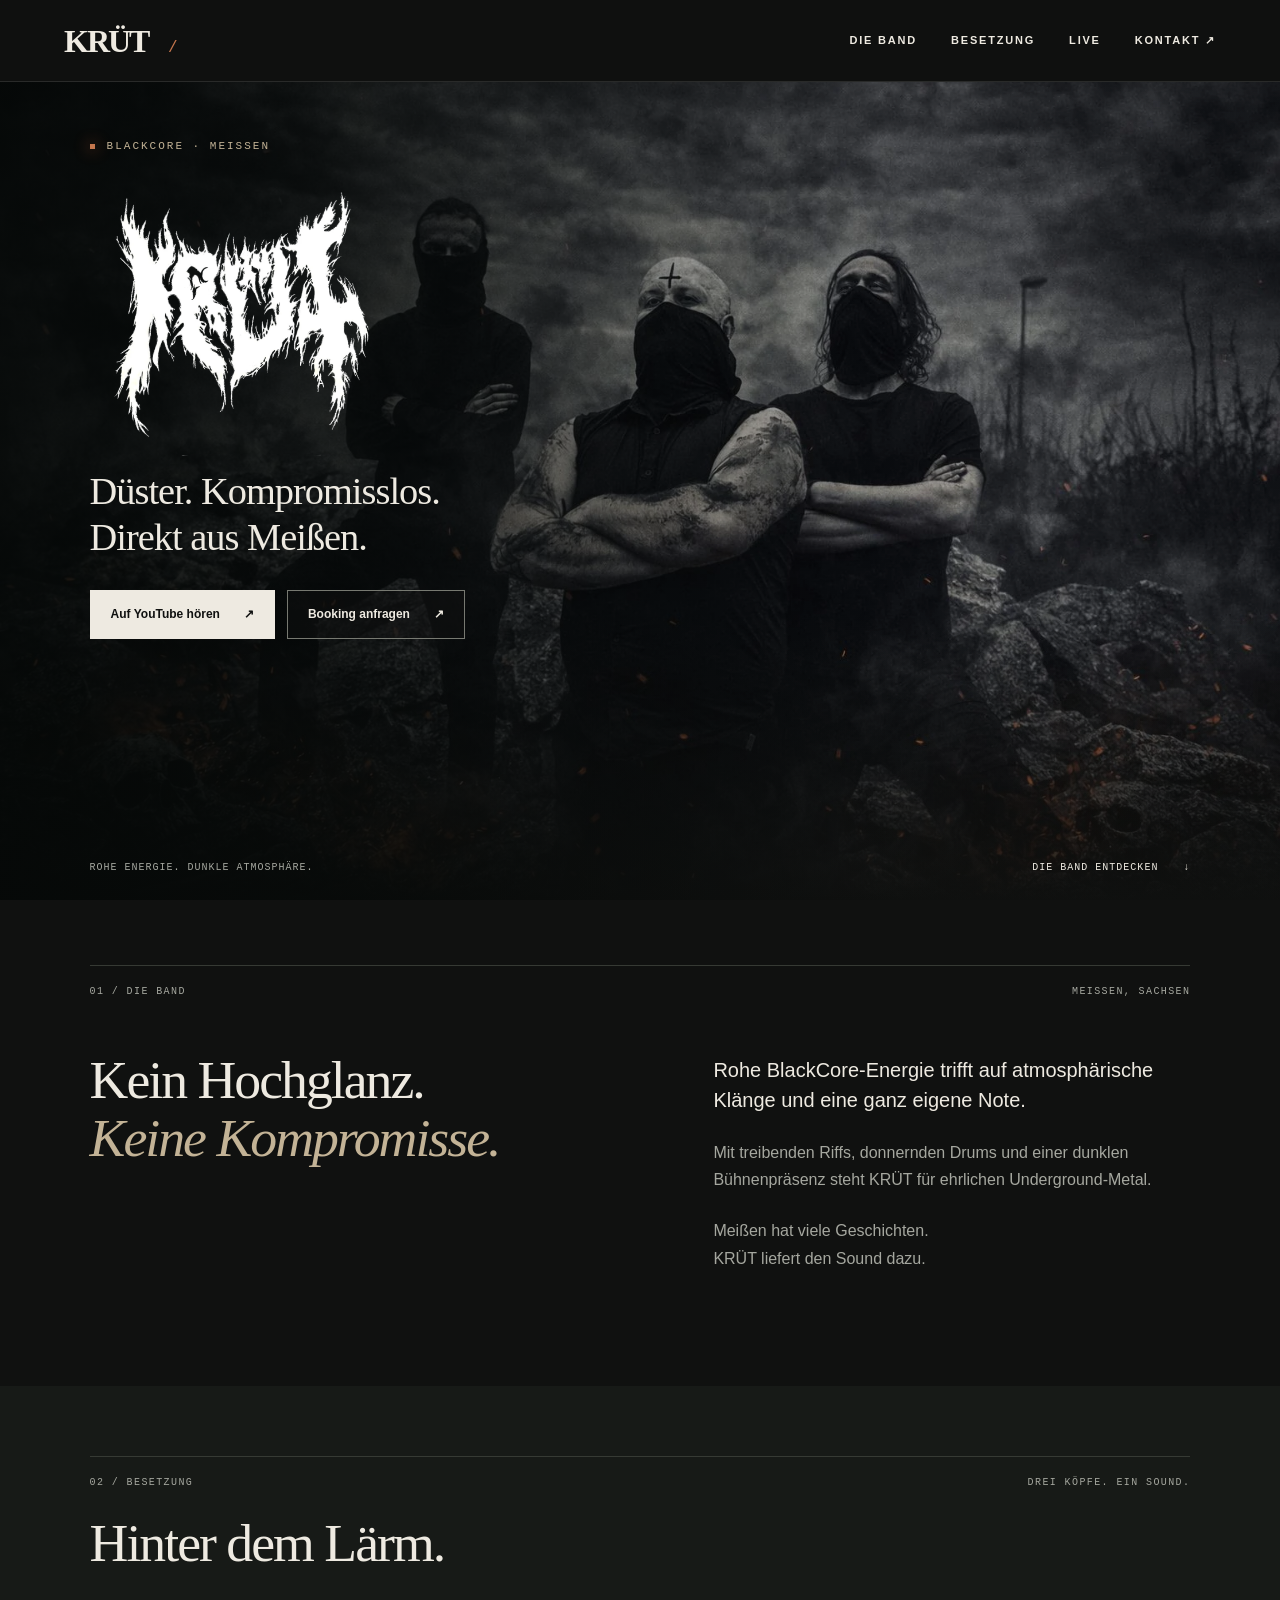
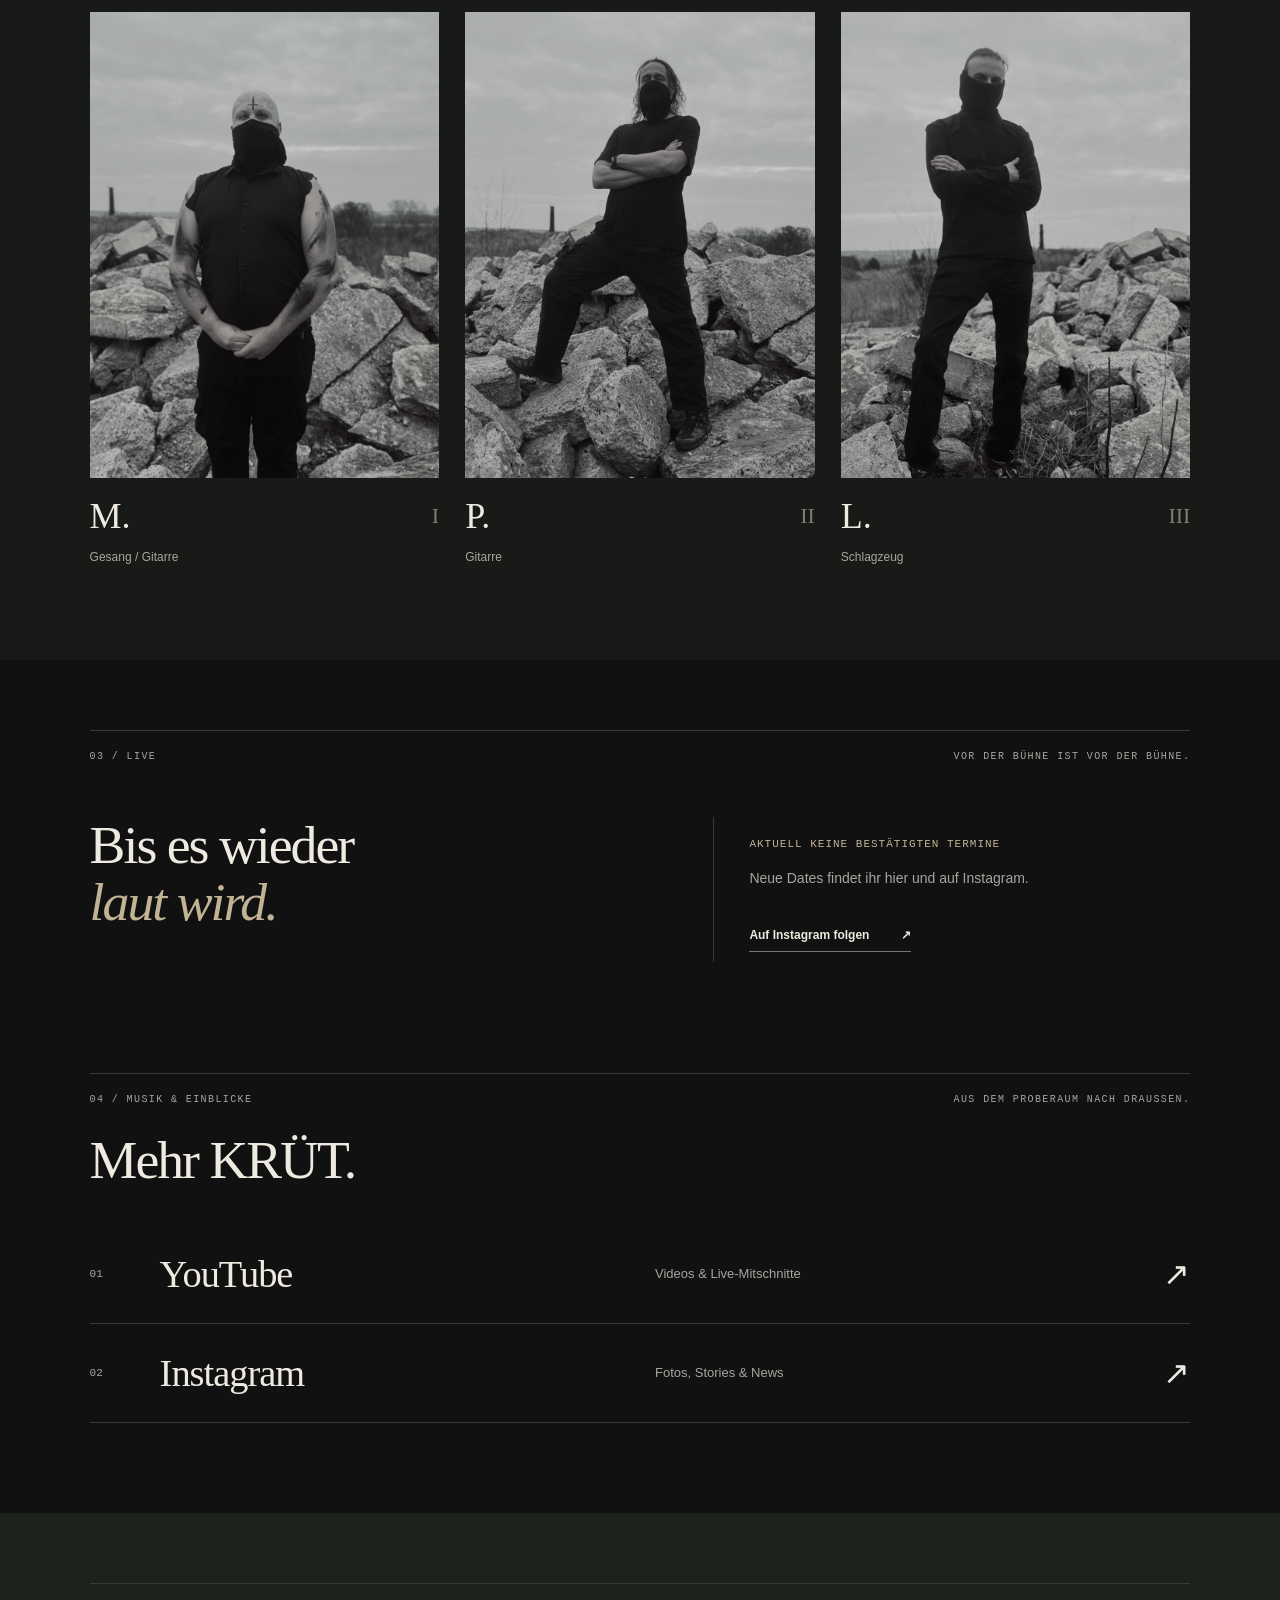
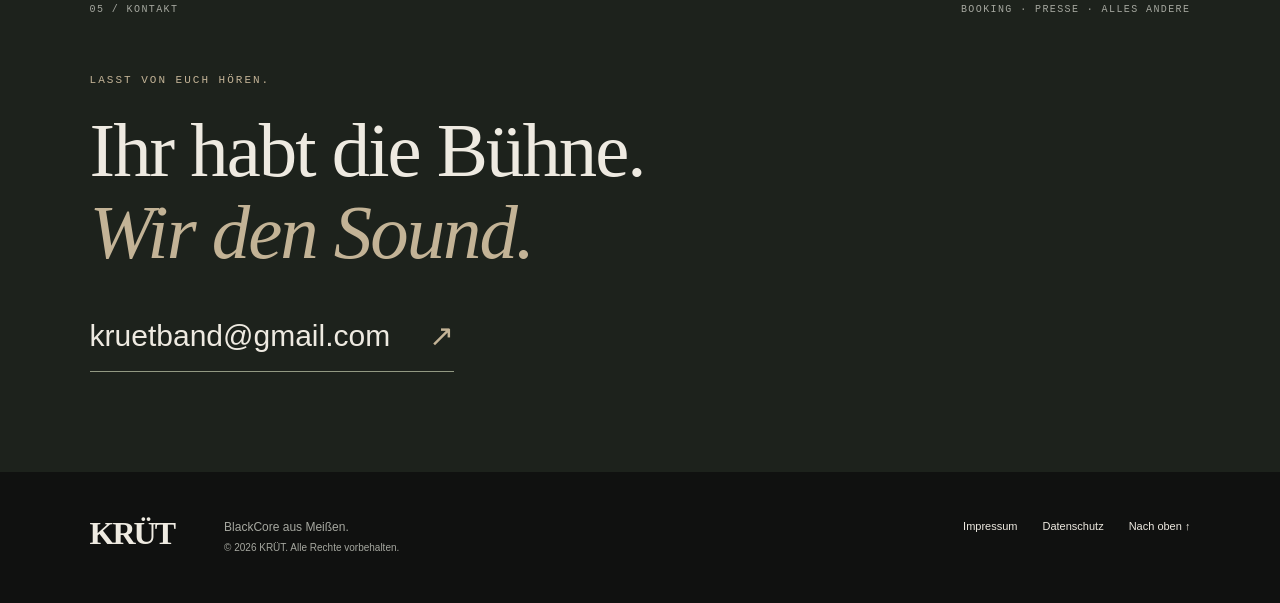
<file: site/index.html>
<!doctype html>
<html lang="de">
<head>
<meta charset="utf-8">
<meta name="viewport" content="width=device-width,initial-scale=1">
<title>KRÜT — BlackCore aus Meißen</title>
<meta name="description" content="KRÜT aus Meißen. Rohe BlackCore-Energie, dunkle Atmosphäre. Die offizielle Bandseite mit Besetzung, Terminen und Booking-Kontakt.">
<meta name="theme-color" content="#101110">
<link rel="canonical" href="https://kruet-band.de/">
<meta property="og:type" content="website">
<meta property="og:locale" content="de_DE">
<meta property="og:title" content="KRÜT — BlackCore aus Meißen">
<meta property="og:description" content="Düster. Kompromisslos. Direkt aus Meißen.">
<meta property="og:url" content="https://kruet-band.de/">
<meta property="og:image" content="https://kruet-band.de/assets/band.webp">
<meta property="og:image:alt" content="Die drei Mitglieder von KRÜT in einer düsteren Trümmerlandschaft">
<link rel="icon" href="assets/favicon.svg" type="image/svg+xml">
<link rel="stylesheet" href="styles.css">
</head>
<body>
<a class="skip" href="#inhalt">Zum Inhalt springen</a>
<header class="header">
<a class="wordmark" href="#start" aria-label="KRÜT – Startseite">KRÜT<span aria-hidden="true"> / </span>
</a>
<nav aria-label="Hauptnavigation">
<a href="#band">Die Band</a>
<a href="#besetzung">Besetzung</a>
<a href="#live">Live</a>
<a href="#kontakt">Kontakt <span aria-hidden="true">↗</span>
</a>
</nav>
</header>
<main id="inhalt">
<section class="hero" id="start" aria-labelledby="titel">
<img class="hero-photo" src="assets/band.webp" alt="KRÜT: drei maskierte Bandmitglieder zwischen Felsen, Rauch und Glut" width="1536" height="1024" fetchpriority="high">
<div class="hero-shade">
</div>
<div class="hero-content">
<p class="eyebrow">
<span class="ember">
</span> BlackCore · Meißen</p>
<h1 id="titel">
<img class="hero-logo" src="assets/logo.webp" alt="KRÜT" width="1080" height="998">
</h1>
<p class="hero-line">Düster. Kompromisslos.<br>Direkt aus Meißen.</p>
<div class="actions">
<a class="button" href="https://www.youtube.com/@kruetofficial" target="_blank" rel="noopener noreferrer">Auf YouTube hören <span aria-hidden="true">↗</span>
</a>
<a class="button ghost" href="#kontakt">Booking anfragen <span aria-hidden="true">↗</span>
</a>
</div>
</div>
<div class="hero-foot">
<span>ROHE ENERGIE. DUNKLE ATMOSPHÄRE.</span>
<a href="#band">Die Band entdecken <span aria-hidden="true">↓</span>
</a>
</div>
</section>
<section class="section about" id="band" aria-labelledby="band-titel">
<div class="section-label">
<span>01 / Die Band</span>
<span>Meißen, Sachsen</span>
</div>
<div class="about-grid">
<h2 id="band-titel">Kein Hochglanz.<br>
<em>Keine Kompromisse.</em>
</h2>
<div class="about-copy">
<p class="lead">Rohe BlackCore-Energie trifft auf atmosphärische Klänge und eine ganz eigene Note.</p>
<p>Mit treibenden Riffs, donnernden Drums und einer dunklen Bühnenpräsenz steht KRÜT für ehrlichen Underground-Metal.</p>
<p>Meißen hat viele Geschichten.<br>KRÜT liefert den Sound dazu.</p>
</div>
</div>
</section>
<section class="section members" id="besetzung" aria-labelledby="besetzung-titel">
<div class="section-label">
<span>02 / Besetzung</span>
<span>Drei Köpfe. Ein Sound.</span>
</div>
<h2 id="besetzung-titel">Hinter dem Lärm.</h2>
<div class="member-grid">
<figure>
<div class="portrait">
<img src="assets/m.webp" alt="M., Gesang und Gitarre" width="900" height="1200" loading="lazy">
</div>
<figcaption>
<h3>M.</h3>
<span>Gesang / Gitarre</span>
<span class="member-number" aria-hidden="true">I</span>
</figcaption>
</figure>
<figure>
<div class="portrait">
<img src="assets/p.webp" alt="P., Gitarre" width="900" height="1200" loading="lazy">
</div>
<figcaption>
<h3>P.</h3>
<span>Gitarre</span>
<span class="member-number" aria-hidden="true">II</span>
</figcaption>
</figure>
<figure>
<div class="portrait">
<img src="assets/l.webp" alt="L., Schlagzeug" width="900" height="1200" loading="lazy">
</div>
<figcaption>
<h3>L.</h3>
<span>Schlagzeug</span>
<span class="member-number" aria-hidden="true">III</span>
</figcaption>
</figure>
</div>
</section>
<section class="section live" id="live" aria-labelledby="live-titel">
<div class="section-label">
<span>03 / Live</span>
<span>Vor der Bühne ist vor der Bühne.</span>
</div>
<div class="live-grid">
<h2 id="live-titel">Bis es wieder<br>
<em>laut wird.</em>
</h2>
<div class="live-info">
<p class="status">Aktuell keine bestätigten Termine</p>
<p>Neue Dates findet ihr hier und auf Instagram.</p>
<a class="text-link" href="https://www.instagram.com/kruet_offiziell/" target="_blank" rel="noopener noreferrer">Auf Instagram folgen <span aria-hidden="true">↗</span>
</a>
</div>
</div>
</section>
<section class="section channels" id="links" aria-labelledby="links-titel">
<div class="section-label">
<span>04 / Musik &amp; Einblicke</span>
<span>Aus dem Proberaum nach draußen.</span>
</div>
<h2 id="links-titel">Mehr KRÜT.</h2>
<a class="channel" href="https://www.youtube.com/@kruetofficial" target="_blank" rel="noopener noreferrer">
<span class="channel-index">01</span>
<span class="channel-name">YouTube</span>
<span class="channel-copy">Videos &amp; Live-Mitschnitte</span>
<span class="arrow" aria-hidden="true">↗</span>
</a>
<a class="channel" href="https://www.instagram.com/kruet_offiziell/" target="_blank" rel="noopener noreferrer">
<span class="channel-index">02</span>
<span class="channel-name">Instagram</span>
<span class="channel-copy">Fotos, Stories &amp; News</span>
<span class="arrow" aria-hidden="true">↗</span>
</a>
</section>
<section class="section contact" id="kontakt" aria-labelledby="kontakt-titel">
<div class="section-label">
<span>05 / Kontakt</span>
<span>Booking · Presse · Alles andere</span>
</div>
<p class="eyebrow">Lasst von euch hören.</p>
<h2 id="kontakt-titel">Ihr habt die Bühne.<br>
<em>Wir den Sound.</em>
</h2>
<a class="email" href="mailto:kruetband@gmail.com">kruetband@gmail.com <span aria-hidden="true">↗</span>
</a>
</section>
</main>
<footer>
<a class="wordmark" href="#start">KRÜT</a>
<p>BlackCore aus Meißen.<br>
<span>© 2026 KRÜT. Alle Rechte vorbehalten.</span>
</p>
<nav aria-label="Rechtliches">
<a href="impressum.html">Impressum</a>
<a href="datenschutz.html">Datenschutz</a>
<a href="#start">Nach oben ↑</a>
</nav>
</footer>
</body>
</html>
</file>
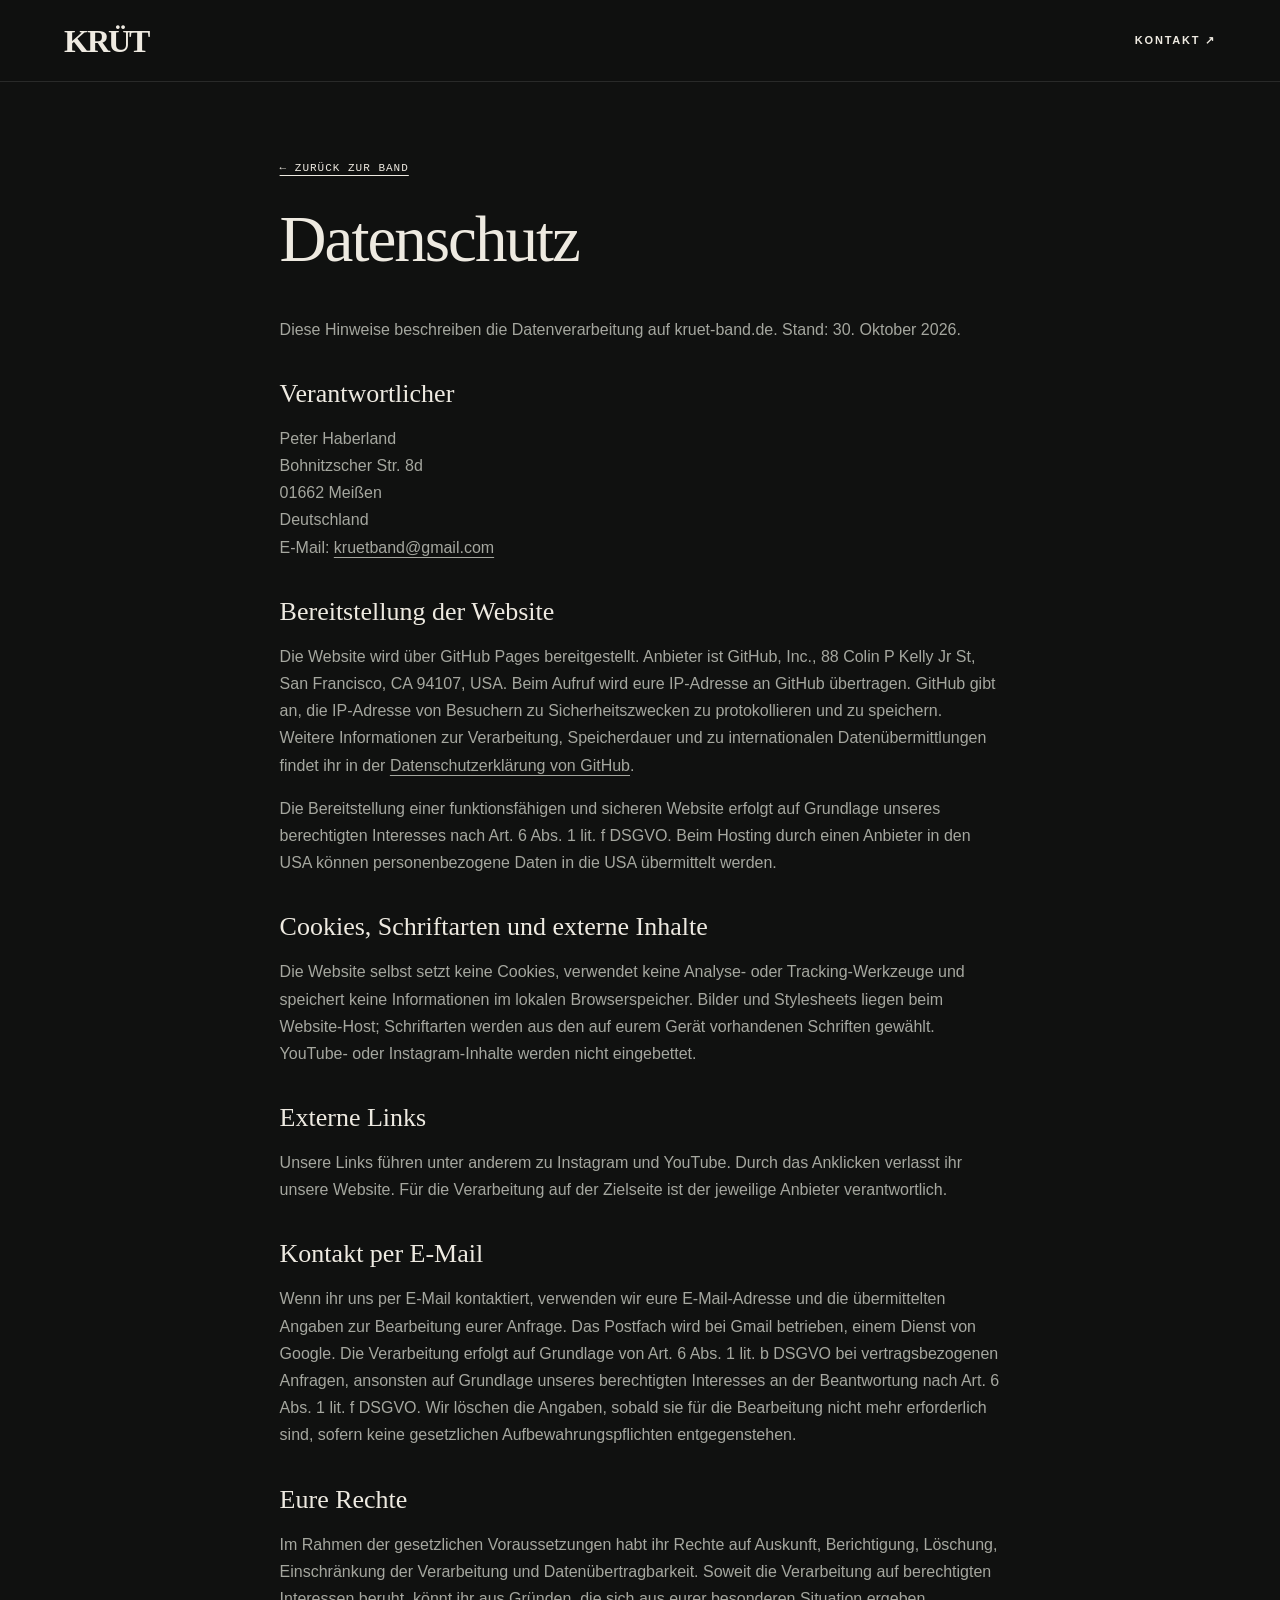
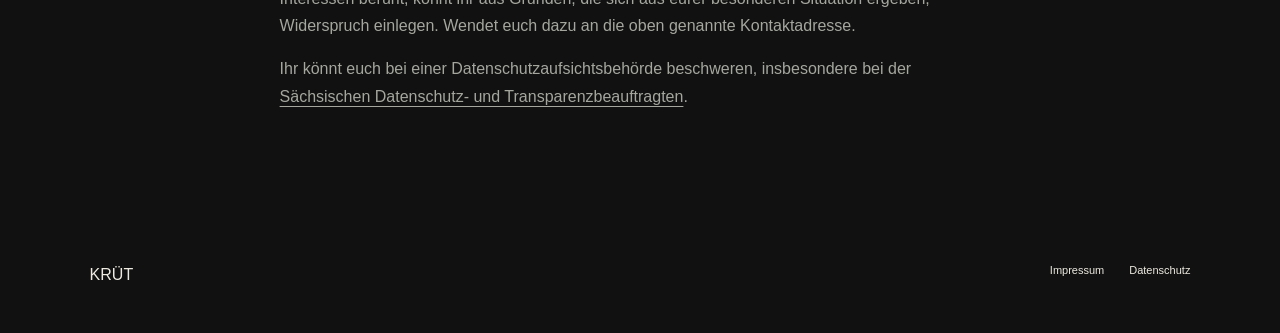
<file: site/datenschutz.html>
<!doctype html>
<html lang="de">
<head>
<meta charset="utf-8">
<meta name="viewport" content="width=device-width,initial-scale=1">
<title>Datenschutz — KRÜT</title>
<meta name="robots" content="noindex">
<link rel="icon" href="assets/favicon.svg" type="image/svg+xml">
<link rel="stylesheet" href="styles.css">
</head>
<body>
<a class="skip" href="#inhalt">Zum Inhalt springen</a>
<header class="header">
<a class="wordmark" href="index.html">KRÜT</a>
<nav aria-label="Hauptnavigation">
<a href="index.html#kontakt">Kontakt ↗</a>
</nav>
</header>
<main class="section legal" id="inhalt">
<a class="back" href="index.html">← Zurück zur Band</a>
<h1>Datenschutz</h1>
<p>Diese Hinweise beschreiben die Datenverarbeitung auf kruet-band.de. Stand: 30. Oktober 2026.</p>
<h2>Verantwortlicher</h2>
<p>Peter Haberland<br>Bohnitzscher Str. 8d<br>01662 Meißen<br>Deutschland<br>E-Mail: <a href="mailto:kruetband@gmail.com">kruetband@gmail.com</a>
</p>
<h2>Bereitstellung der Website</h2>
<p>Die Website wird über GitHub Pages bereitgestellt. Anbieter ist GitHub, Inc., 88 Colin P Kelly Jr St, San Francisco, CA 94107, USA. Beim Aufruf wird eure IP-Adresse an GitHub übertragen. GitHub gibt an, die IP-Adresse von Besuchern zu Sicherheitszwecken zu protokollieren und zu speichern. Weitere Informationen zur Verarbeitung, Speicherdauer und zu internationalen Datenübermittlungen findet ihr in der <a href="https://docs.github.com/en/site-policy/privacy-policies/github-general-privacy-statement" target="_blank" rel="noopener noreferrer">Datenschutzerklärung von GitHub</a>.</p>
<p>Die Bereitstellung einer funktionsfähigen und sicheren Website erfolgt auf Grundlage unseres berechtigten Interesses nach Art. 6 Abs. 1 lit. f DSGVO. Beim Hosting durch einen Anbieter in den USA können personenbezogene Daten in die USA übermittelt werden.</p>
<h2>Cookies, Schriftarten und externe Inhalte</h2>
<p>Die Website selbst setzt keine Cookies, verwendet keine Analyse- oder Tracking-Werkzeuge und speichert keine Informationen im lokalen Browserspeicher. Bilder und Stylesheets liegen beim Website-Host; Schriftarten werden aus den auf eurem Gerät vorhandenen Schriften gewählt. YouTube- oder Instagram-Inhalte werden nicht eingebettet.</p>
<h2>Externe Links</h2>
<p>Unsere Links führen unter anderem zu Instagram und YouTube. Durch das Anklicken verlasst ihr unsere Website. Für die Verarbeitung auf der Zielseite ist der jeweilige Anbieter verantwortlich.</p>
<h2>Kontakt per E-Mail</h2>
<p>Wenn ihr uns per E-Mail kontaktiert, verwenden wir eure E-Mail-Adresse und die übermittelten Angaben zur Bearbeitung eurer Anfrage. Das Postfach wird bei Gmail betrieben, einem Dienst von Google. Die Verarbeitung erfolgt auf Grundlage von Art. 6 Abs. 1 lit. b DSGVO bei vertragsbezogenen Anfragen, ansonsten auf Grundlage unseres berechtigten Interesses an der Beantwortung nach Art. 6 Abs. 1 lit. f DSGVO. Wir löschen die Angaben, sobald sie für die Bearbeitung nicht mehr erforderlich sind, sofern keine gesetzlichen Aufbewahrungspflichten entgegenstehen.</p>
<h2>Eure Rechte</h2>
<p>Im Rahmen der gesetzlichen Voraussetzungen habt ihr Rechte auf Auskunft, Berichtigung, Löschung, Einschränkung der Verarbeitung und Datenübertragbarkeit. Soweit die Verarbeitung auf berechtigten Interessen beruht, könnt ihr aus Gründen, die sich aus eurer besonderen Situation ergeben, Widerspruch einlegen. Wendet euch dazu an die oben genannte Kontaktadresse.</p>
<p>Ihr könnt euch bei einer Datenschutzaufsichtsbehörde beschweren, insbesondere bei der <a href="https://www.datenschutz.sachsen.de/" target="_blank" rel="noopener noreferrer">Sächsischen Datenschutz- und Transparenzbeauftragten</a>.</p>
</main>
<footer>
<a href="index.html">KRÜT</a>
<nav aria-label="Rechtliches">
<a href="impressum.html">Impressum</a>
<a href="datenschutz.html">Datenschutz</a>
</nav>
</footer>
</body>
</html>
</file>
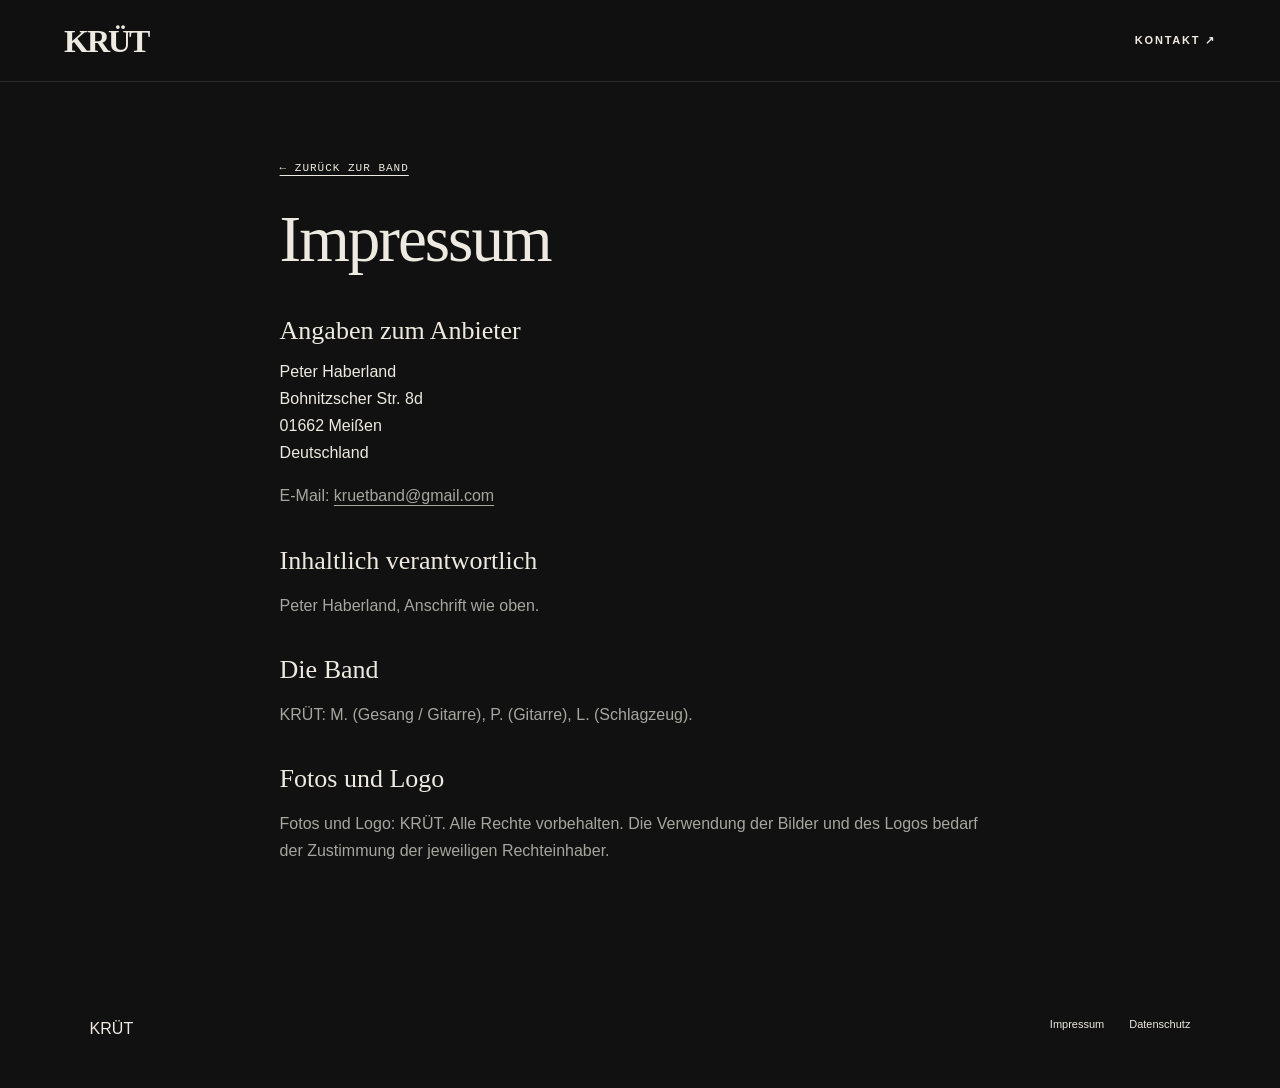
<file: site/impressum.html>
<!doctype html>
<html lang="de">
<head>
<meta charset="utf-8">
<meta name="viewport" content="width=device-width,initial-scale=1">
<title>Impressum — KRÜT</title>
<meta name="robots" content="noindex">
<link rel="icon" href="assets/favicon.svg" type="image/svg+xml">
<link rel="stylesheet" href="styles.css">
</head>
<body>
<a class="skip" href="#inhalt">Zum Inhalt springen</a>
<header class="header">
<a class="wordmark" href="index.html">KRÜT</a>
<nav aria-label="Hauptnavigation">
<a href="index.html#kontakt">Kontakt ↗</a>
</nav>
</header>
<main class="section legal" id="inhalt">
<a class="back" href="index.html">← Zurück zur Band</a>
<h1>Impressum</h1>
<h2>Angaben zum Anbieter</h2>
<address>Peter Haberland<br>Bohnitzscher Str. 8d<br>01662 Meißen<br>Deutschland</address>
<p>E-Mail: <a href="mailto:kruetband@gmail.com">kruetband@gmail.com</a>
</p>
<h2>Inhaltlich verantwortlich</h2>
<p>Peter Haberland, Anschrift wie oben.</p>
<h2>Die Band</h2>
<p>KRÜT: M. (Gesang / Gitarre), P. (Gitarre), L. (Schlagzeug).</p>
<h2>Fotos und Logo</h2>
<p>Fotos und Logo: KRÜT. Alle Rechte vorbehalten. Die Verwendung der Bilder und des Logos bedarf der Zustimmung der jeweiligen Rechteinhaber.</p>
</main>
<footer>
<a href="index.html">KRÜT</a>
<nav aria-label="Rechtliches">
<a href="impressum.html">Impressum</a>
<a href="datenschutz.html">Datenschutz</a>
</nav>
</footer>
</body>
</html>
</file>
<file: site/styles.css>
@charset "UTF-8";
  
:root {
  color-scheme:dark;
  --bg:#101110;
  --ink:#eeeae1;
  --muted:#a5a79f;
  --line:#363a34;
  --accent:#c3b396;
  --red:#c5764d}
* {
  box-sizing:border-box}
html {
  scroll-behavior:smooth;
  scroll-padding-top:100px}
body {
  margin:0;
  background:var(--bg);
  color:var(--ink);
  font:16px/1.7 Arial,Helvetica,sans-serif}
a {
  color:inherit;
  text-decoration:none}
button,a {
  -webkit-tap-highlight-color:transparent}
a:focus-visible {
  outline:2px solid var(--accent);
  outline-offset:7px}
img {
  display:block;
  max-width:100%;
  height:auto}
::selection {
  background:#c3b396;
  color:#101110}
.skip {
  position:fixed;
  top:-100px;
  left:20px;
  padding:12px;
  background:var(--ink);
  color:var(--bg);
  z-index:100}
.skip:focus {
  top:10px}
.header {
  position:sticky;
  top:0;
  z-index:10;
  height:82px;
  padding:0 5%;
  display:flex;
  align-items:center;
  justify-content:space-between;
  gap:24px;
  border-bottom:1px solid #ffffff1c;
  background:#101110f5}
.wordmark {
  font-family:Georgia,serif;
  font-weight:bold;
  font-size:32px;
  letter-spacing:-2px;
  line-height:1}
.wordmark span {
  font:16px monospace;
  color:var(--red);
  margin-left:12px}
.header nav {
  display:flex;
  gap:34px;
  font-size:11px;
  letter-spacing:1.8px;
  text-transform:uppercase;
  font-weight:bold}
.header a:hover,.text-link:hover,footer a:hover {
  color:var(--accent)}
.hero {
  height:min(850px,calc(100svh - 82px));
  min-height:650px;
  position:relative;
  isolation:isolate;
  overflow:hidden;
  background:#080a09}
.hero-photo {
  position:absolute;
  inset:0;
  width:100%;
  height:100%;
  object-fit:cover;
  object-position:67% 42%;
  z-index:-3}
.hero-shade {
  position:absolute;
  inset:0;
  background:linear-gradient(90deg,rgba(5,8,7,.92) 0%,rgba(5,8,7,.75) 28%,rgba(5,8,7,.12) 70%),linear-gradient(0deg,#101110 0%,transparent 35%);
  z-index:-2}
.hero-content {
  margin-left:7%;
  padding-top:45px;
  width:570px;
  max-width:85%}
.eyebrow,.section-label,.hero-foot,.status {
  font:11px/1.6 'Courier New',monospace;
  letter-spacing:2px;
  text-transform:uppercase}
.eyebrow {
  color:var(--accent);
  display:flex;
  align-items:center;
  gap:12px}
.ember {
  width:5px;
  height:5px;
  background:var(--red);
  box-shadow:0 0 15px #dc6538}
.hero h1 {
  margin:14px 0 0;
  width:310px}
.hero-logo {
  width:100%;
  mix-blend-mode:screen}
.hero-line {
  font-family:Georgia,serif;
  font-size:clamp(25px,3vw,40px);
  line-height:1.2;
  margin:12px 0 30px;
  letter-spacing:-1px}
.actions {
  display:flex;
  flex-wrap:wrap;
  gap:12px}
.button {
  display:inline-flex;
  gap:24px;
  align-items:center;
  justify-content:space-between;
  padding:13px 20px;
  background:var(--ink);
  border:1px solid var(--ink);
  color:#101110;
  font-size:12px;
  font-weight:bold;
  transition:background .2s,color .2s}
.button:hover {
  background:var(--accent);
  border-color:var(--accent)}
.button.ghost {
  background:#10111070;
  color:var(--ink);
  border-color:#777971}
.button.ghost:hover {
  border-color:var(--ink);
  background:#232820}
.hero-foot {
  position:absolute;
  bottom:24px;
  left:7%;
  right:7%;
  display:flex;
  justify-content:space-between;
  gap:24px;
  color:var(--muted);
  letter-spacing:1px;
  font-size:10px}
.hero-foot a {
  color:var(--ink)}
.hero-foot a span {
  margin-left:18px}
.section {
  padding:70px 7% 90px;
  scroll-margin-top:10px}
.section-label {
  display:flex;
  justify-content:space-between;
  gap:24px;
  color:var(--muted);
  padding-bottom:24px;
  border-top:1px solid var(--line);
  padding-top:18px;
  font-size:10px;
  letter-spacing:1.4px}
.about {
  padding-top:65px}
.about-grid,.live-grid {
  display:grid;
  grid-template-columns:1.1fr 1fr;
  gap:9%;
  padding-top:28px}
h2 {
  font:clamp(35px,4.2vw,62px)/1.07 Georgia,'Times New Roman',serif;
  letter-spacing:-2px;
  margin:0 0 36px}
h2 em {
  font-weight:normal;
  color:var(--accent)}
.about-copy {
  padding-top:3px;
  color:var(--muted);
  max-width:500px}
.about-copy p {
  margin:0 0 24px}
.about-copy .lead {
  font-size:20px;
  line-height:1.5;
  color:var(--ink)}
.members {
  background:#171a17}
.member-grid {
  display:grid;
  grid-template-columns:repeat(3,1fr);
  gap:26px;
  margin-top:40px}
figure {
  margin:0}
.portrait {
  overflow:hidden;
  aspect-ratio:3/4;
  background:#232720}
.portrait img {
  width:100%;
  height:100%;
  object-fit:cover;
  filter:grayscale(.85) brightness(.83);
  transition:filter .4s,transform .7s}
.portrait:hover img {
  filter:grayscale(0) brightness(.95);
  transform:scale(1.025)}
figcaption {
  padding:20px 0 0;
  position:relative}
figcaption h3 {
  font:36px/1 Georgia,serif;
  margin:0 0 8px}
figcaption>span {
  font-size:12px;
  color:var(--muted)}
figcaption .member-number {
  position:absolute;
  right:0;
  top:25px;
  font:22px Georgia,serif;
  color:#7c806f}
.live-info {
  border-left:1px solid var(--line);
  padding:8px 0 10px 35px;
  align-self:start}
.status {
  color:var(--accent);
  font-size:11px;
  letter-spacing:1px}
.live-info p:not(.status) {
  color:var(--muted);
  font-size:14px}
.text-link {
  font-size:12px;
  font-weight:bold;
  display:inline-block;
  margin-top:20px;
  padding-bottom:6px;
  border-bottom:1px solid #74786b}
.text-link span {
  margin-left:28px}
.channels {
  padding-top:15px}
.channel {
  display:grid;
  grid-template-columns:50px 1fr 1fr 40px;
  align-items:center;
  gap:20px;
  padding:27px 0;
  border-bottom:1px solid var(--line);
  transition:color .2s}
.channel:hover {
  color:var(--accent)}
.channel-index {
  font:11px monospace;
  color:var(--muted)}
.channel-name {
  font:clamp(26px,3vw,42px) Georgia,serif;
  letter-spacing:-1px}
.channel-copy {
  color:var(--muted);
  font-size:13px}
.arrow {
  font:32px Arial;
  text-align:right}
.contact {
  background:#1d221c;
  padding-bottom:100px}
.contact .eyebrow {
  margin:30px 0 20px}
.contact h2 {
  font-size:clamp(40px,6vw,83px)}
.email {
  display:inline-block;
  font-size:clamp(16px,2.5vw,30px);
  padding-bottom:10px;
  border-bottom:1px solid #929982;
  overflow-wrap:anywhere}
.email span {
  margin-left:30px;
  color:var(--accent)}
.email:hover {
  color:var(--accent)}
footer {
  padding:45px 7%;
  display:flex;
  align-items:start;
  gap:50px}
footer p {
  font-size:12px;
  color:var(--muted);
  margin:0}
footer p span {
  font-size:10px}
footer nav {
  margin-left:auto;
  display:flex;
  gap:25px;
  font-size:11px}
.legal {
  max-width:900px;
  margin:auto;
  min-height:70vh}
.legal h1 {
  font:clamp(38px,6vw,65px)/1.1 Georgia,serif;
  letter-spacing:-2px;
  margin:25px 0 40px}
.legal h2 {
  font:26px Georgia,serif;
  letter-spacing:0;
  margin:36px 0 12px}
.legal p,.legal li {
  color:var(--muted)}
.legal a {
  text-decoration:underline;
  text-underline-offset:4px}
.legal address {
  font-style:normal}
.legal .back {
  font:11px monospace;
  text-transform:uppercase;
  letter-spacing:1px}
.legal li {
  margin-bottom:10px}

@media(min-width:1700px) {
  .hero-content {
  margin-left:max(7%,calc((100vw - 1450px)/2))}
}
@media(max-width:800px) {
  .header {
  height:auto;
  min-height:76px;
  padding:18px 6%;
  gap:16px}
.header nav {
  gap:18px;
  font-size:10px;
  letter-spacing:1px}
.wordmark {
  font-size:28px}
.hero {
  height:790px;
  min-height:0}
.hero-photo {
  object-position:62% 35%}
.hero-shade {
  background:linear-gradient(90deg,#080b09b0,#080b0920),linear-gradient(0deg,#101110 0%,#101110da 28%,transparent 90%)}
.hero-content {
  padding-top:150px;
  margin-left:7%}
.hero h1 {
  width:270px}
.hero-line {
  font-size:35px}
.hero-foot>span {
  display:none}
.hero-foot {
  bottom:25px}
.section {
  padding:50px 7% 60px}
.about-grid,.live-grid {
  grid-template-columns:1fr;
  gap:0;
  padding-top:18px}
.about-copy {
  max-width:unset}
.member-grid {
  gap:14px}
.portrait {
  aspect-ratio:2/3}
.live-info {
  padding-left:22px}
.section-label span:last-child {
  max-width:50%;
  text-align:right;
  letter-spacing:.5px}
.channels {
  padding-top:10px}
.channel {
  grid-template-columns:24px 1fr 35px;
  gap:12px}
.channel-copy {
  grid-column:2;
  grid-row:2}
.channel .arrow {
  grid-column:3;
  grid-row:1/3}
.channel {
  row-gap:5px}
footer {
  flex-wrap:wrap;
  gap:25px}
footer nav {
  margin-left:0;
  flex-basis:100%}
.legal {
  padding-top:40px}
}

@media(max-width:500px) {
  html {
  scroll-padding-top:120px}
.header {
  flex-wrap:wrap;
  padding:14px 7%;
  gap:14px}
.header .wordmark {
  font-size:27px}
.header nav {
  width:100%;
  justify-content:space-between;
  gap:12px;
  font-size:10px}
.hero {
  height:730px}
.hero-photo {
  object-position:58% 15%;
  height:68%}
.hero-shade {
  background:linear-gradient(0deg,#101110 20%,#101110e0 40%,#10111010 85%)}
.hero-content {
  padding-top:230px;
  max-width:86%}
.hero h1 {
  width:210px;
  margin-top:0}
.hero .eyebrow {
  position:absolute;
  top:20px;
  font-size:10px}
.hero-line {
  font-size:30px;
  margin-top:0}
.hero-logo {
  margin-bottom:-12px}
.actions {
  gap:10px}
.button {
  padding:12px 15px;
  font-size:11px;
  gap:12px}
.hero-foot {
  font-size:9px}
.section-label {
  font-size:9px;
  gap:15px}
.member-grid {
  grid-template-columns:1fr;
  gap:36px}
.portrait {
  aspect-ratio:4/5}
.portrait img {
  object-position:center 35%}
.members h2 {
  margin-bottom:24px}
.member-grid {
  margin-top:25px}
h2 {
  letter-spacing:-1.2px}
.contact h2 {
  font-size:40px}
.email span {
  margin-left:5px}
.channel {
  padding:22px 0}
footer nav {
  gap:22px}
}

@media(prefers-reduced-motion:reduce) {
  html {
  scroll-behavior:auto}
* {
  transition:none!important}
}
</file>
